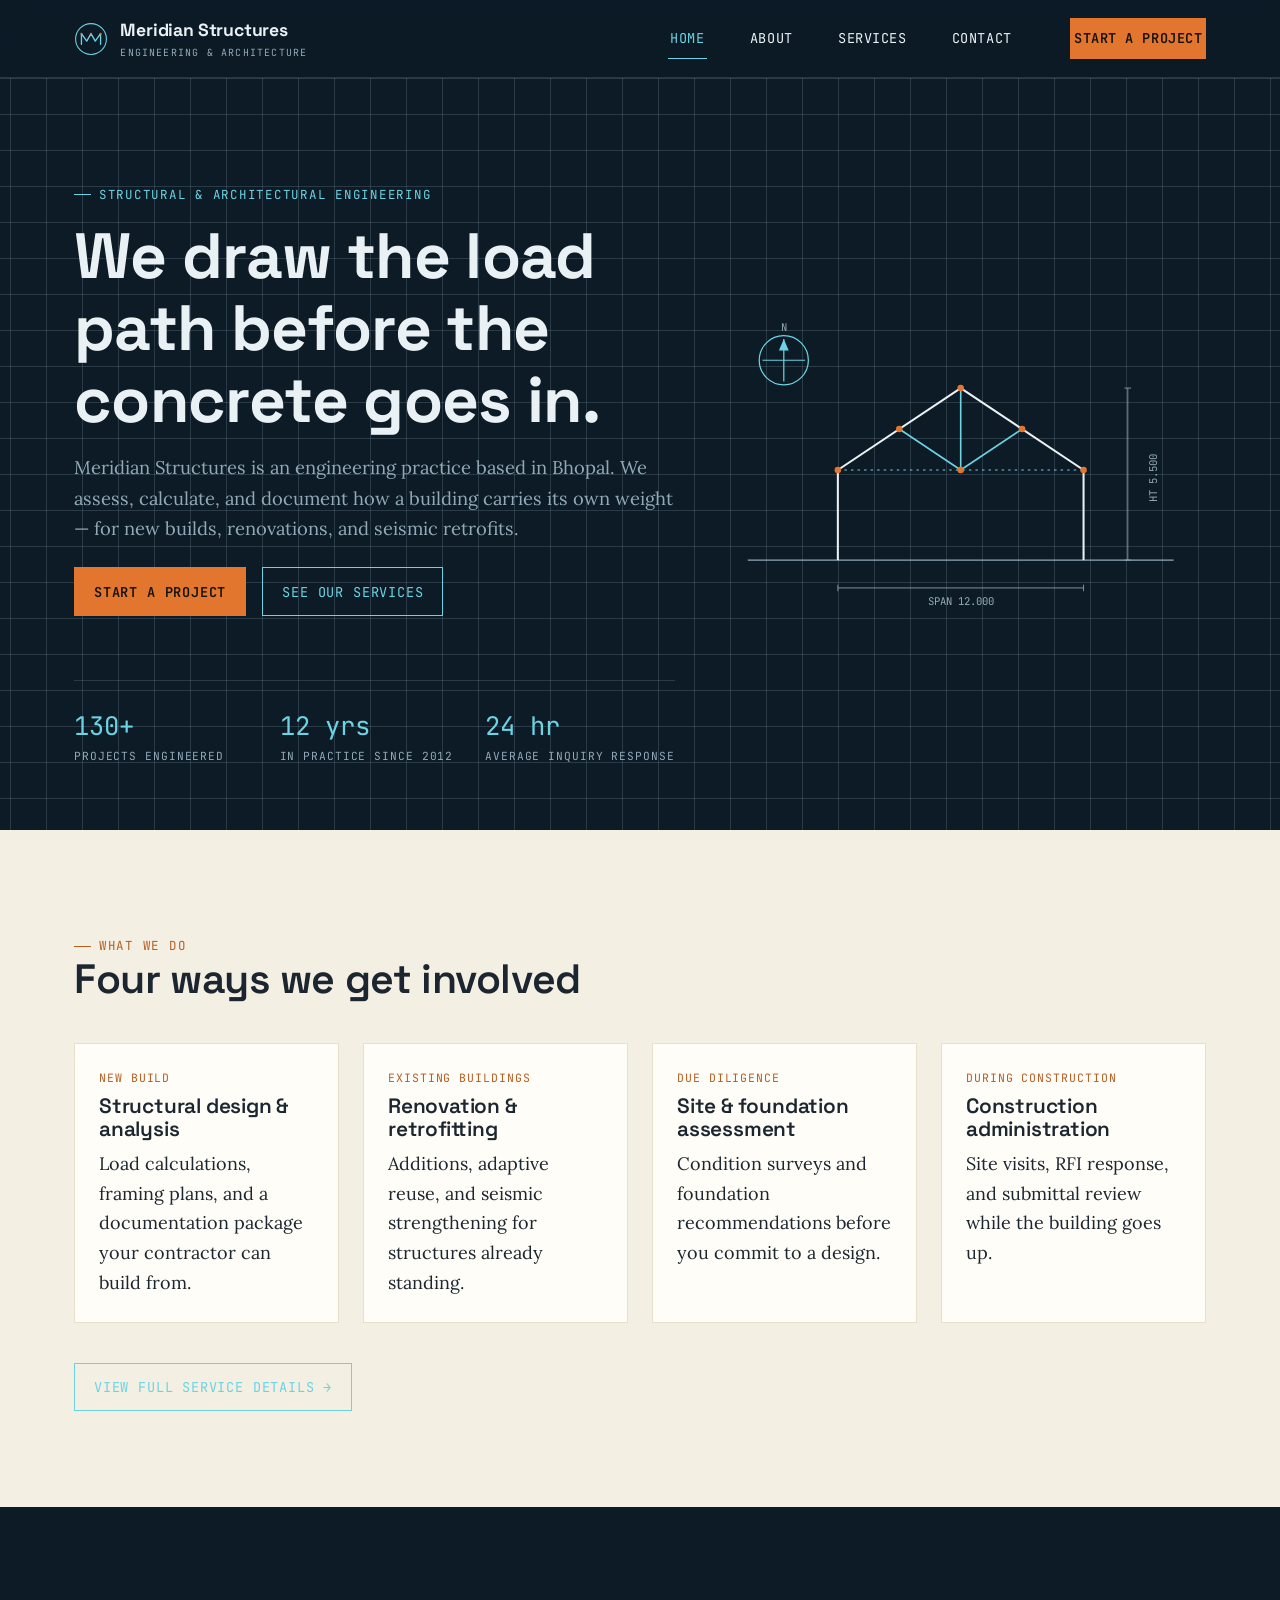
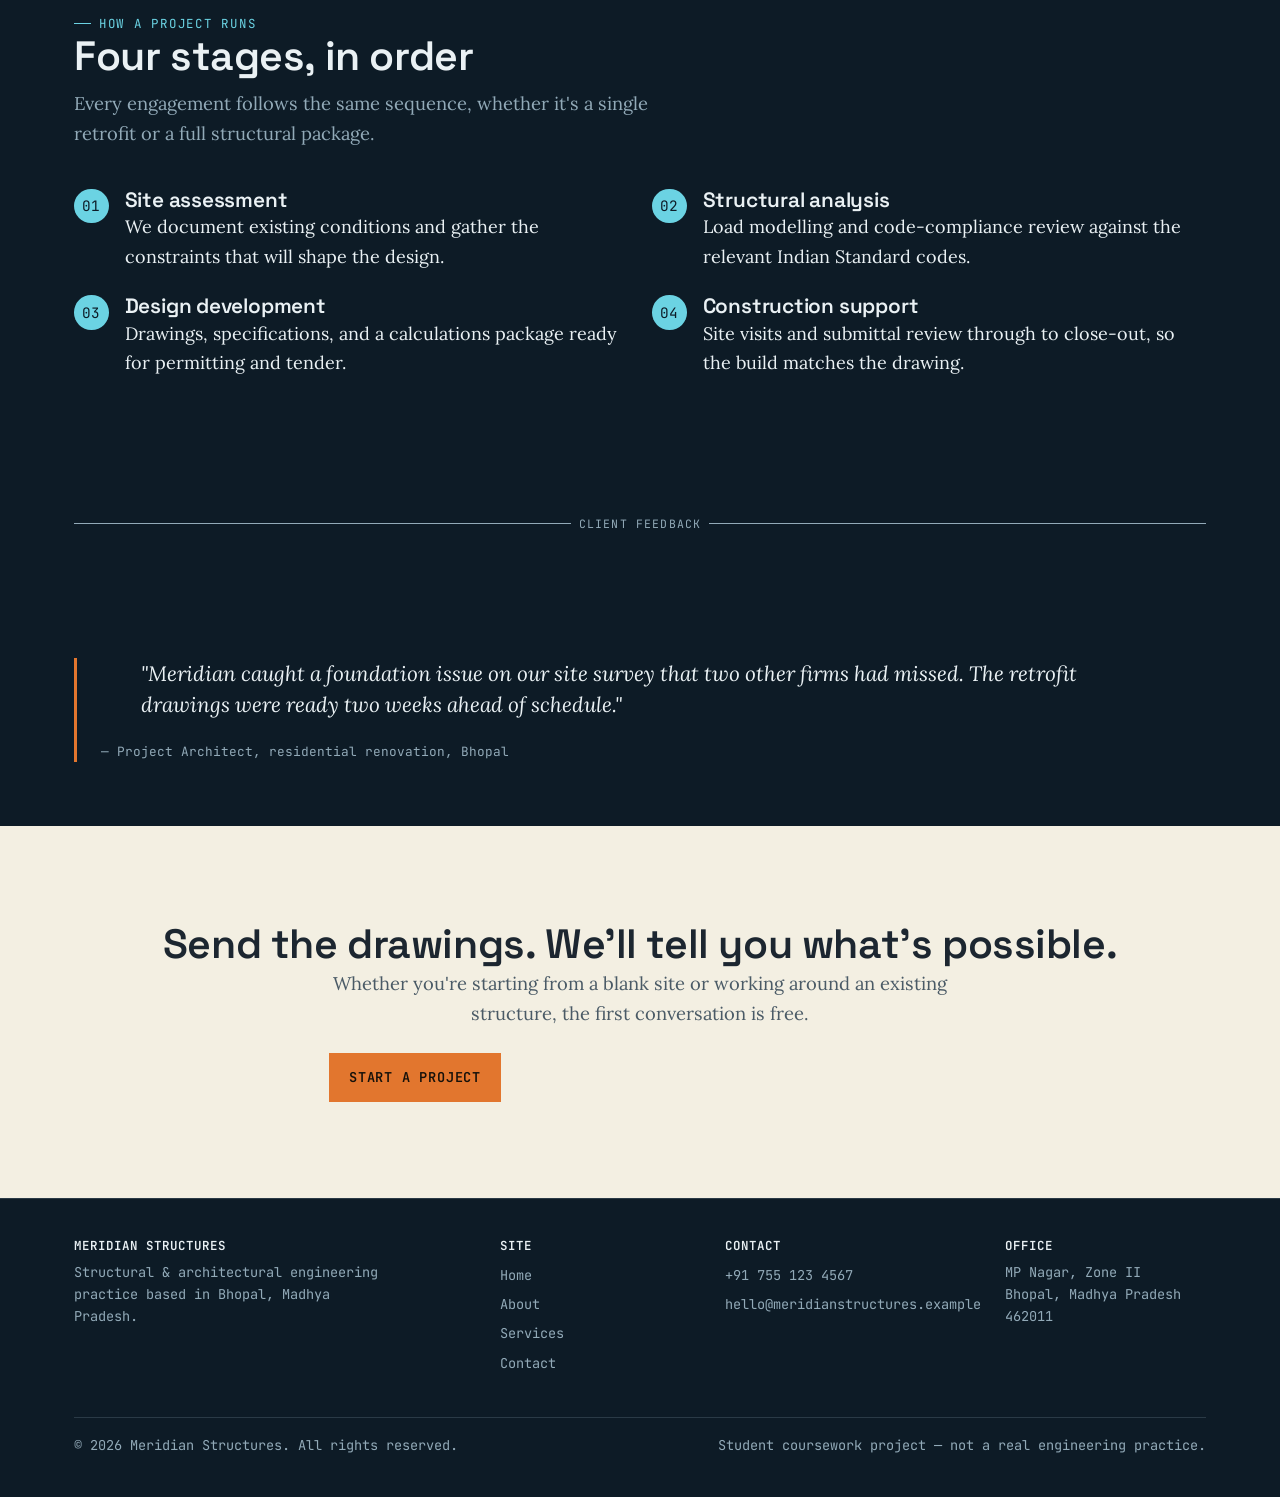
<file: index.html>
<!DOCTYPE html>
<html lang="en">
<head>
  <meta charset="UTF-8">
  <meta name="viewport" content="width=device-width, initial-scale=1.0">
  <title>Meridian Structures — Structural &amp; Architectural Engineering, Bhopal</title>
  <meta name="description" content="Meridian Structures is a structural and architectural engineering consultancy in Bhopal. Structural design, renovation, seismic assessment, and construction support.">
  <link rel="icon" type="image/svg+xml" href="images/logo-mark.svg">
  <link rel="preconnect" href="https://fonts.googleapis.com">
  <link rel="preconnect" href="https://fonts.gstatic.com" crossorigin>
  <link href="https://fonts.googleapis.com/css2?family=Space+Grotesk:wght@500;600;700&family=Lora:ital,wght@0,400;0,500;1,400&family=JetBrains+Mono:wght@400;500;700&display=swap" rel="stylesheet">
  <link rel="stylesheet" href="css/style.css">
</head>
<body>
  <a class="skip-link" href="#main">Skip to main content</a>

  <header class="site-header">
    <div class="container nav">
      <a class="brand" href="index.html">
        <img src="images/logo-mark.svg" alt="" width="34" height="34">
        <span>
          Meridian Structures
          <span class="brand-sub">Engineering &amp; Architecture</span>
        </span>
      </a>
      <button class="nav-toggle" aria-expanded="false" aria-controls="primary-nav" aria-label="Toggle menu">
        <span></span><span></span><span></span>
      </button>
      <nav id="primary-nav" class="nav-links" aria-label="Primary">
        <a href="index.html" aria-current="page">Home</a>
        <a href="about.html">About</a>
        <a href="services.html">Services</a>
        <a href="contact.html">Contact</a>
        <a class="btn btn-flag nav-cta" href="contact.html">Start a project</a>
      </nav>
    </div>
  </header>

  <main id="main">

    <!-- ===== Hero ===== -->
    <section class="hero blueprint-grid">
      <div class="container">
        <div class="hero-copy">
          <p class="eyebrow">Structural &amp; architectural engineering</p>
          <h1>We draw the load path before the concrete goes in.</h1>
          <p class="lede">Meridian Structures is an engineering practice based in Bhopal. We assess, calculate, and document how a building carries its own weight — for new builds, renovations, and seismic retrofits.</p>
          <div class="hero-actions">
            <a class="btn btn-flag" href="contact.html">Start a project</a>
            <a class="btn" href="services.html">See our services</a>
          </div>

          <div class="hero-stats">
            <div class="hero-stat">
              <p class="stat-figure">130+</p>
              <p class="stat-label">Projects engineered</p>
            </div>
            <div class="hero-stat">
              <p class="stat-figure">12 yrs</p>
              <p class="stat-label">In practice since 2012</p>
            </div>
            <div class="hero-stat">
              <p class="stat-figure">24 hr</p>
              <p class="stat-label">Average inquiry response</p>
            </div>
          </div>
        </div>

        <div class="hero-art" aria-hidden="true">
          <svg viewBox="0 0 600 420" xmlns="http://www.w3.org/2000/svg">
            <!-- compass / true-north mark, nodding to "Meridian" -->
            <g stroke="#6bd3e3" stroke-width="1.5" fill="none">
              <circle cx="84" cy="76" r="30"/>
              <line x1="84" y1="50" x2="84" y2="102"/>
              <line x1="58" y1="76" x2="110" y2="76"/>
              <path d="M84 50 L78 64 L90 64 Z" fill="#6bd3e3" stroke="none"/>
            </g>
            <text x="84" y="40" text-anchor="middle" font-family="JetBrains Mono, monospace" font-size="13" fill="#92aab8">N</text>

            <!-- ground -->
            <line x1="40" y1="320" x2="560" y2="320" stroke="#92aab8" stroke-width="1.5"/>
            <!-- columns -->
            <line x1="150" y1="320" x2="150" y2="210" stroke="#eaf1f4" stroke-width="2.5"/>
            <line x1="450" y1="320" x2="450" y2="210" stroke="#eaf1f4" stroke-width="2.5"/>
            <!-- roof truss -->
            <path d="M150 210 L300 110 L450 210" fill="none" stroke="#eaf1f4" stroke-width="2.5" stroke-linejoin="round"/>
            <line x1="300" y1="110" x2="300" y2="210" stroke="#6bd3e3" stroke-width="2"/>
            <line x1="225" y1="160" x2="300" y2="210" stroke="#6bd3e3" stroke-width="2"/>
            <line x1="375" y1="160" x2="300" y2="210" stroke="#6bd3e3" stroke-width="2"/>
            <line x1="150" y1="210" x2="450" y2="210" stroke="#6bd3e3" stroke-width="1.5" stroke-dasharray="3 5"/>

            <!-- joints -->
            <g fill="#e2762e">
              <circle cx="150" cy="210" r="4"/>
              <circle cx="450" cy="210" r="4"/>
              <circle cx="300" cy="110" r="4"/>
              <circle cx="300" cy="210" r="4"/>
              <circle cx="225" cy="160" r="4"/>
              <circle cx="375" cy="160" r="4"/>
            </g>

            <!-- span dimension -->
            <g stroke="#92aab8" stroke-width="1">
              <line x1="150" y1="350" x2="150" y2="358"/>
              <line x1="450" y1="350" x2="450" y2="358"/>
              <line x1="150" y1="354" x2="450" y2="354"/>
            </g>
            <text x="300" y="375" text-anchor="middle" font-family="JetBrains Mono, monospace" font-size="13" fill="#92aab8">SPAN 12.000</text>

            <!-- height dimension -->
            <g stroke="#92aab8" stroke-width="1">
              <line x1="500" y1="320" x2="508" y2="320"/>
              <line x1="500" y1="110" x2="508" y2="110"/>
              <line x1="504" y1="110" x2="504" y2="320"/>
            </g>
            <text x="540" y="220" text-anchor="middle" font-family="JetBrains Mono, monospace" font-size="13" fill="#92aab8" transform="rotate(-90 540 220)">HT 5.500</text>
          </svg>
        </div>
      </div>
    </section>

    <!-- ===== Services overview ===== -->
    <section class="section on-paper" id="services" aria-labelledby="services-heading">
      <div class="container">
        <p class="eyebrow">What we do</p>
        <h2 id="services-heading">Four ways we get involved</h2>

        <div class="grid grid-4" style="margin-top: var(--space-4);">
          <article class="card scroll-reveal">
            <p class="card-tag">New build</p>
            <h3>Structural design &amp; analysis</h3>
            <p>Load calculations, framing plans, and a documentation package your contractor can build from.</p>
          </article>
          <article class="card scroll-reveal">
            <p class="card-tag">Existing buildings</p>
            <h3>Renovation &amp; retrofitting</h3>
            <p>Additions, adaptive reuse, and seismic strengthening for structures already standing.</p>
          </article>
          <article class="card scroll-reveal">
            <p class="card-tag">Due diligence</p>
            <h3>Site &amp; foundation assessment</h3>
            <p>Condition surveys and foundation recommendations before you commit to a design.</p>
          </article>
          <article class="card scroll-reveal">
            <p class="card-tag">During construction</p>
            <h3>Construction administration</h3>
            <p>Site visits, RFI response, and submittal review while the building goes up.</p>
          </article>
        </div>

        <p style="margin-top: var(--space-4);">
          <a class="btn" href="services.html">View full service details →</a>
        </p>
      </div>
    </section>

    <!-- ===== Process ===== -->
    <section class="section" aria-labelledby="process-heading">
      <div class="container">
        <p class="eyebrow">How a project runs</p>
        <h2 id="process-heading">Four stages, in order</h2>
        <p class="lede" style="margin-top: var(--space-1);">Every engagement follows the same sequence, whether it's a single retrofit or a full structural package.</p>

        <div class="grid grid-2" style="margin-top: var(--space-4);">
          <div class="process-step scroll-reveal">
            <span class="process-num">01</span>
            <div>
              <h3>Site assessment</h3>
              <p>We document existing conditions and gather the constraints that will shape the design.</p>
            </div>
          </div>
          <div class="process-step scroll-reveal">
            <span class="process-num">02</span>
            <div>
              <h3>Structural analysis</h3>
              <p>Load modelling and code-compliance review against the relevant Indian Standard codes.</p>
            </div>
          </div>
          <div class="process-step scroll-reveal">
            <span class="process-num">03</span>
            <div>
              <h3>Design development</h3>
              <p>Drawings, specifications, and a calculations package ready for permitting and tender.</p>
            </div>
          </div>
          <div class="process-step scroll-reveal">
            <span class="process-num">04</span>
            <div>
              <h3>Construction support</h3>
              <p>Site visits and submittal review through to close-out, so the build matches the drawing.</p>
            </div>
          </div>
        </div>
      </div>
    </section>

    <div class="container">
      <div class="dim-divider"><span class="dim-tick">Client feedback</span></div>
    </div>

    <!-- ===== Testimonial ===== -->
    <section class="section section--tight" aria-labelledby="testimonial-heading">
      <div class="container">
        <h2 id="testimonial-heading" class="visually-hidden">What clients say</h2>
        <div class="testimonial scroll-reveal">
          <blockquote>"Meridian caught a foundation issue on our site survey that two other firms had missed. The retrofit drawings were ready two weeks ahead of schedule."</blockquote>
          <cite>— Project Architect, residential renovation, Bhopal</cite>
        </div>
      </div>
    </section>

    <!-- ===== CTA ===== -->
    <section class="section on-paper" aria-labelledby="cta-heading">
      <div class="container" style="text-align:center;">
        <h2 id="cta-heading">Send the drawings. We'll tell you what's possible.</h2>
        <p class="lede" style="margin-inline:auto;">Whether you're starting from a blank site or working around an existing structure, the first conversation is free.</p>
        <p style="margin-top: var(--space-3);">
          <a class="btn btn-flag" href="contact.html">Start a project</a>
        </p>
      </div>
    </section>

  </main>

  <footer class="site-footer">
    <div class="container">
      <div class="footer-grid">
        <div>
          <h4>Meridian Structures</h4>
          <p style="max-width: 40ch;">Structural &amp; architectural engineering practice based in Bhopal, Madhya Pradesh.</p>
        </div>
        <div>
          <h4>Site</h4>
          <a href="index.html">Home</a>
          <a href="about.html">About</a>
          <a href="services.html">Services</a>
          <a href="contact.html">Contact</a>
        </div>
        <div>
          <h4>Contact</h4>
          <a href="tel:+917551234567">+91 755 123 4567</a>
          <a href="mailto:hello@meridianstructures.example">hello@meridianstructures.example</a>
        </div>
        <div>
          <h4>Office</h4>
          <p>MP Nagar, Zone II<br>Bhopal, Madhya Pradesh 462011</p>
        </div>
      </div>
      <div class="footer-bottom">
        <p>© <span data-current-year>2026</span> Meridian Structures. All rights reserved.</p>
        <p>Student coursework project — not a real engineering practice.</p>
      </div>
    </div>
  </footer>

  <script src="js/script.js"></script>
</body>
</html>
</file>
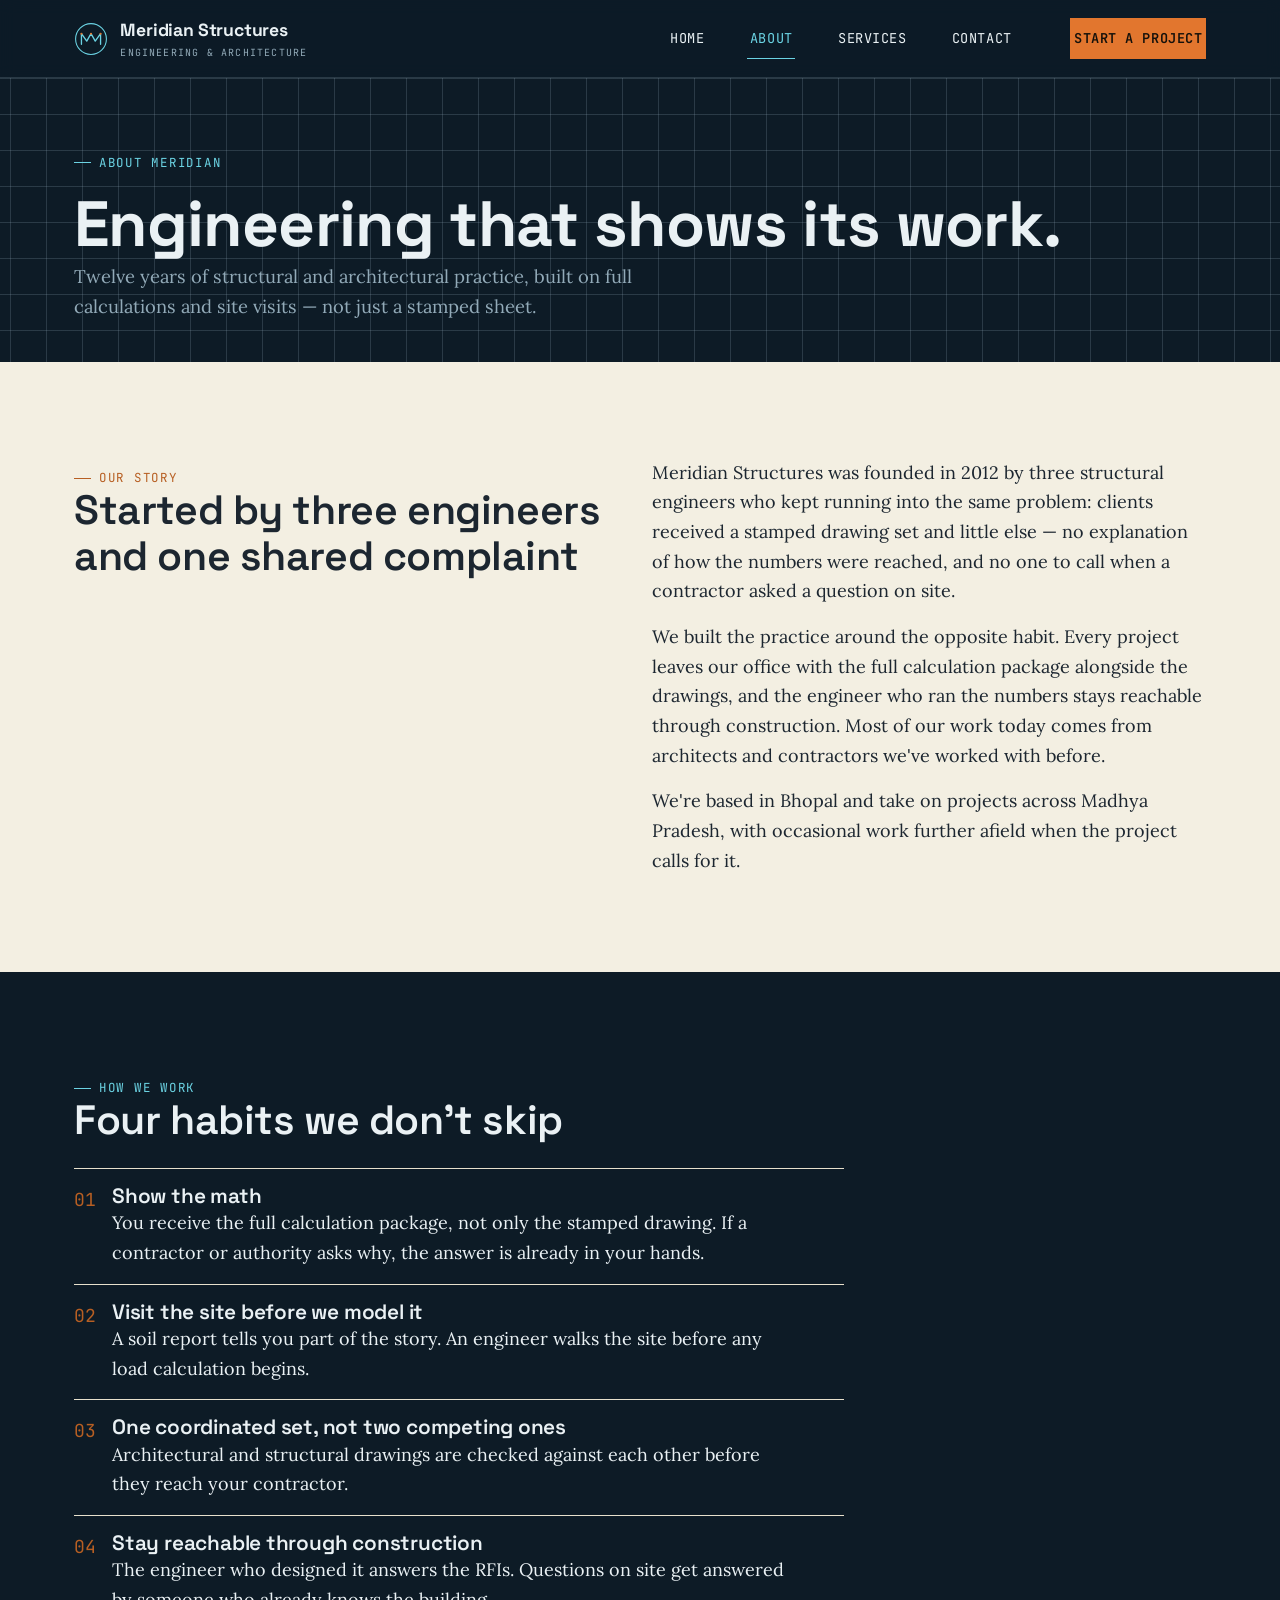
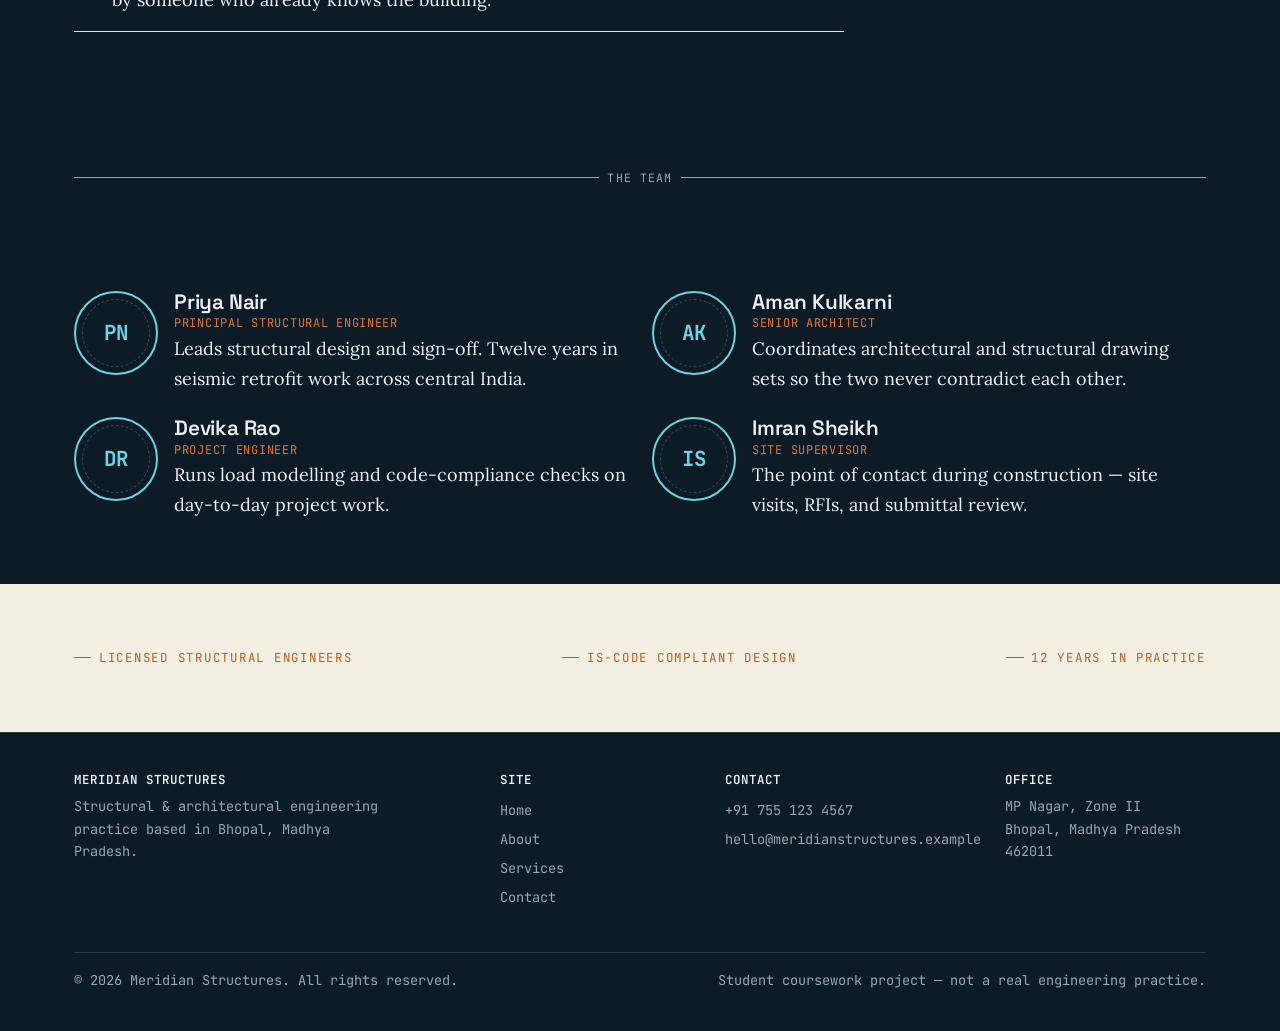
<file: about.html>
<!DOCTYPE html>
<html lang="en">
<head>
  <meta charset="UTF-8">
  <meta name="viewport" content="width=device-width, initial-scale=1.0">
  <title>About — Meridian Structures</title>
  <meta name="description" content="Meridian Structures is a structural and architectural engineering practice founded in 2012 in Bhopal. Meet the team and the principles behind our work.">
  <link rel="icon" type="image/svg+xml" href="images/logo-mark.svg">
  <link rel="preconnect" href="https://fonts.googleapis.com">
  <link rel="preconnect" href="https://fonts.gstatic.com" crossorigin>
  <link href="https://fonts.googleapis.com/css2?family=Space+Grotesk:wght@500;600;700&family=Lora:ital,wght@0,400;0,500;1,400&family=JetBrains+Mono:wght@400;500;700&display=swap" rel="stylesheet">
  <link rel="stylesheet" href="css/style.css">
</head>
<body>
  <a class="skip-link" href="#main">Skip to main content</a>

  <header class="site-header">
    <div class="container nav">
      <a class="brand" href="index.html">
        <img src="images/logo-mark.svg" alt="" width="34" height="34">
        <span>
          Meridian Structures
          <span class="brand-sub">Engineering &amp; Architecture</span>
        </span>
      </a>
      <button class="nav-toggle" aria-expanded="false" aria-controls="primary-nav" aria-label="Toggle menu">
        <span></span><span></span><span></span>
      </button>
      <nav id="primary-nav" class="nav-links" aria-label="Primary">
        <a href="index.html">Home</a>
        <a href="about.html" aria-current="page">About</a>
        <a href="services.html">Services</a>
        <a href="contact.html">Contact</a>
        <a class="btn btn-flag nav-cta" href="contact.html">Start a project</a>
      </nav>
    </div>
  </header>

  <main id="main">

    <section class="page-header blueprint-grid">
      <div class="container">
        <p class="eyebrow">About Meridian</p>
        <h1>Engineering that shows its work.</h1>
        <p class="lede">Twelve years of structural and architectural practice, built on full calculations and site visits — not just a stamped sheet.</p>
      </div>
    </section>

    <!-- ===== Story ===== -->
    <section class="section on-paper" aria-labelledby="story-heading">
      <div class="container grid grid-2">
        <div>
          <p class="eyebrow">Our story</p>
          <h2 id="story-heading">Started by three engineers and one shared complaint</h2>
        </div>
        <div class="stack">
          <p>Meridian Structures was founded in 2012 by three structural engineers who kept running into the same problem: clients received a stamped drawing set and little else — no explanation of how the numbers were reached, and no one to call when a contractor asked a question on site.</p>
          <p>We built the practice around the opposite habit. Every project leaves our office with the full calculation package alongside the drawings, and the engineer who ran the numbers stays reachable through construction. Most of our work today comes from architects and contractors we've worked with before.</p>
          <p>We're based in Bhopal and take on projects across Madhya Pradesh, with occasional work further afield when the project calls for it.</p>
        </div>
      </div>
    </section>

    <!-- ===== Values ===== -->
    <section class="section" aria-labelledby="values-heading">
      <div class="container">
        <p class="eyebrow">How we work</p>
        <h2 id="values-heading">Four habits we don't skip</h2>

        <ul class="value-list" style="margin-top: var(--space-3); max-width: 70ch;">
          <li class="scroll-reveal">
            <span class="value-index">01</span>
            <div>
              <h3>Show the math</h3>
              <p>You receive the full calculation package, not only the stamped drawing. If a contractor or authority asks why, the answer is already in your hands.</p>
            </div>
          </li>
          <li class="scroll-reveal">
            <span class="value-index">02</span>
            <div>
              <h3>Visit the site before we model it</h3>
              <p>A soil report tells you part of the story. An engineer walks the site before any load calculation begins.</p>
            </div>
          </li>
          <li class="scroll-reveal">
            <span class="value-index">03</span>
            <div>
              <h3>One coordinated set, not two competing ones</h3>
              <p>Architectural and structural drawings are checked against each other before they reach your contractor.</p>
            </div>
          </li>
          <li class="scroll-reveal">
            <span class="value-index">04</span>
            <div>
              <h3>Stay reachable through construction</h3>
              <p>The engineer who designed it answers the RFIs. Questions on site get answered by someone who already knows the building.</p>
            </div>
          </li>
        </ul>
      </div>
    </section>

    <div class="container">
      <div class="dim-divider"><span class="dim-tick">The team</span></div>
    </div>

    <!-- ===== Team ===== -->
    <section class="section section--tight" aria-labelledby="team-heading">
      <div class="container">
        <h2 id="team-heading" class="visually-hidden">Team</h2>
        <div class="grid grid-2">
          <div class="team-card scroll-reveal">
            <div class="stamp" aria-hidden="true"><span>PN</span></div>
            <div>
              <h3>Priya Nair</h3>
              <p class="team-role">Principal Structural Engineer</p>
              <p>Leads structural design and sign-off. Twelve years in seismic retrofit work across central India.</p>
            </div>
          </div>
          <div class="team-card scroll-reveal">
            <div class="stamp" aria-hidden="true"><span>AK</span></div>
            <div>
              <h3>Aman Kulkarni</h3>
              <p class="team-role">Senior Architect</p>
              <p>Coordinates architectural and structural drawing sets so the two never contradict each other.</p>
            </div>
          </div>
          <div class="team-card scroll-reveal">
            <div class="stamp" aria-hidden="true"><span>DR</span></div>
            <div>
              <h3>Devika Rao</h3>
              <p class="team-role">Project Engineer</p>
              <p>Runs load modelling and code-compliance checks on day-to-day project work.</p>
            </div>
          </div>
          <div class="team-card scroll-reveal">
            <div class="stamp" aria-hidden="true"><span>IS</span></div>
            <div>
              <h3>Imran Sheikh</h3>
              <p class="team-role">Site Supervisor</p>
              <p>The point of contact during construction — site visits, RFIs, and submittal review.</p>
            </div>
          </div>
        </div>
      </div>
    </section>

    <!-- ===== Credentials strip ===== -->
    <section class="section on-paper section--tight" aria-labelledby="credentials-heading">
      <div class="container">
        <h2 id="credentials-heading" class="visually-hidden">Credentials</h2>
        <div class="cluster" style="justify-content: space-between;">
          <p class="eyebrow">Licensed structural engineers</p>
          <p class="eyebrow">IS-code compliant design</p>
          <p class="eyebrow">12 years in practice</p>
        </div>
      </div>
    </section>

  </main>

  <footer class="site-footer">
    <div class="container">
      <div class="footer-grid">
        <div>
          <h4>Meridian Structures</h4>
          <p style="max-width: 40ch;">Structural &amp; architectural engineering practice based in Bhopal, Madhya Pradesh.</p>
        </div>
        <div>
          <h4>Site</h4>
          <a href="index.html">Home</a>
          <a href="about.html">About</a>
          <a href="services.html">Services</a>
          <a href="contact.html">Contact</a>
        </div>
        <div>
          <h4>Contact</h4>
          <a href="tel:+917551234567">+91 755 123 4567</a>
          <a href="mailto:hello@meridianstructures.example">hello@meridianstructures.example</a>
        </div>
        <div>
          <h4>Office</h4>
          <p>MP Nagar, Zone II<br>Bhopal, Madhya Pradesh 462011</p>
        </div>
      </div>
      <div class="footer-bottom">
        <p>© <span data-current-year>2026</span> Meridian Structures. All rights reserved.</p>
        <p>Student coursework project — not a real engineering practice.</p>
      </div>
    </div>
  </footer>

  <script src="js/script.js"></script>
</body>
</html>
</file>
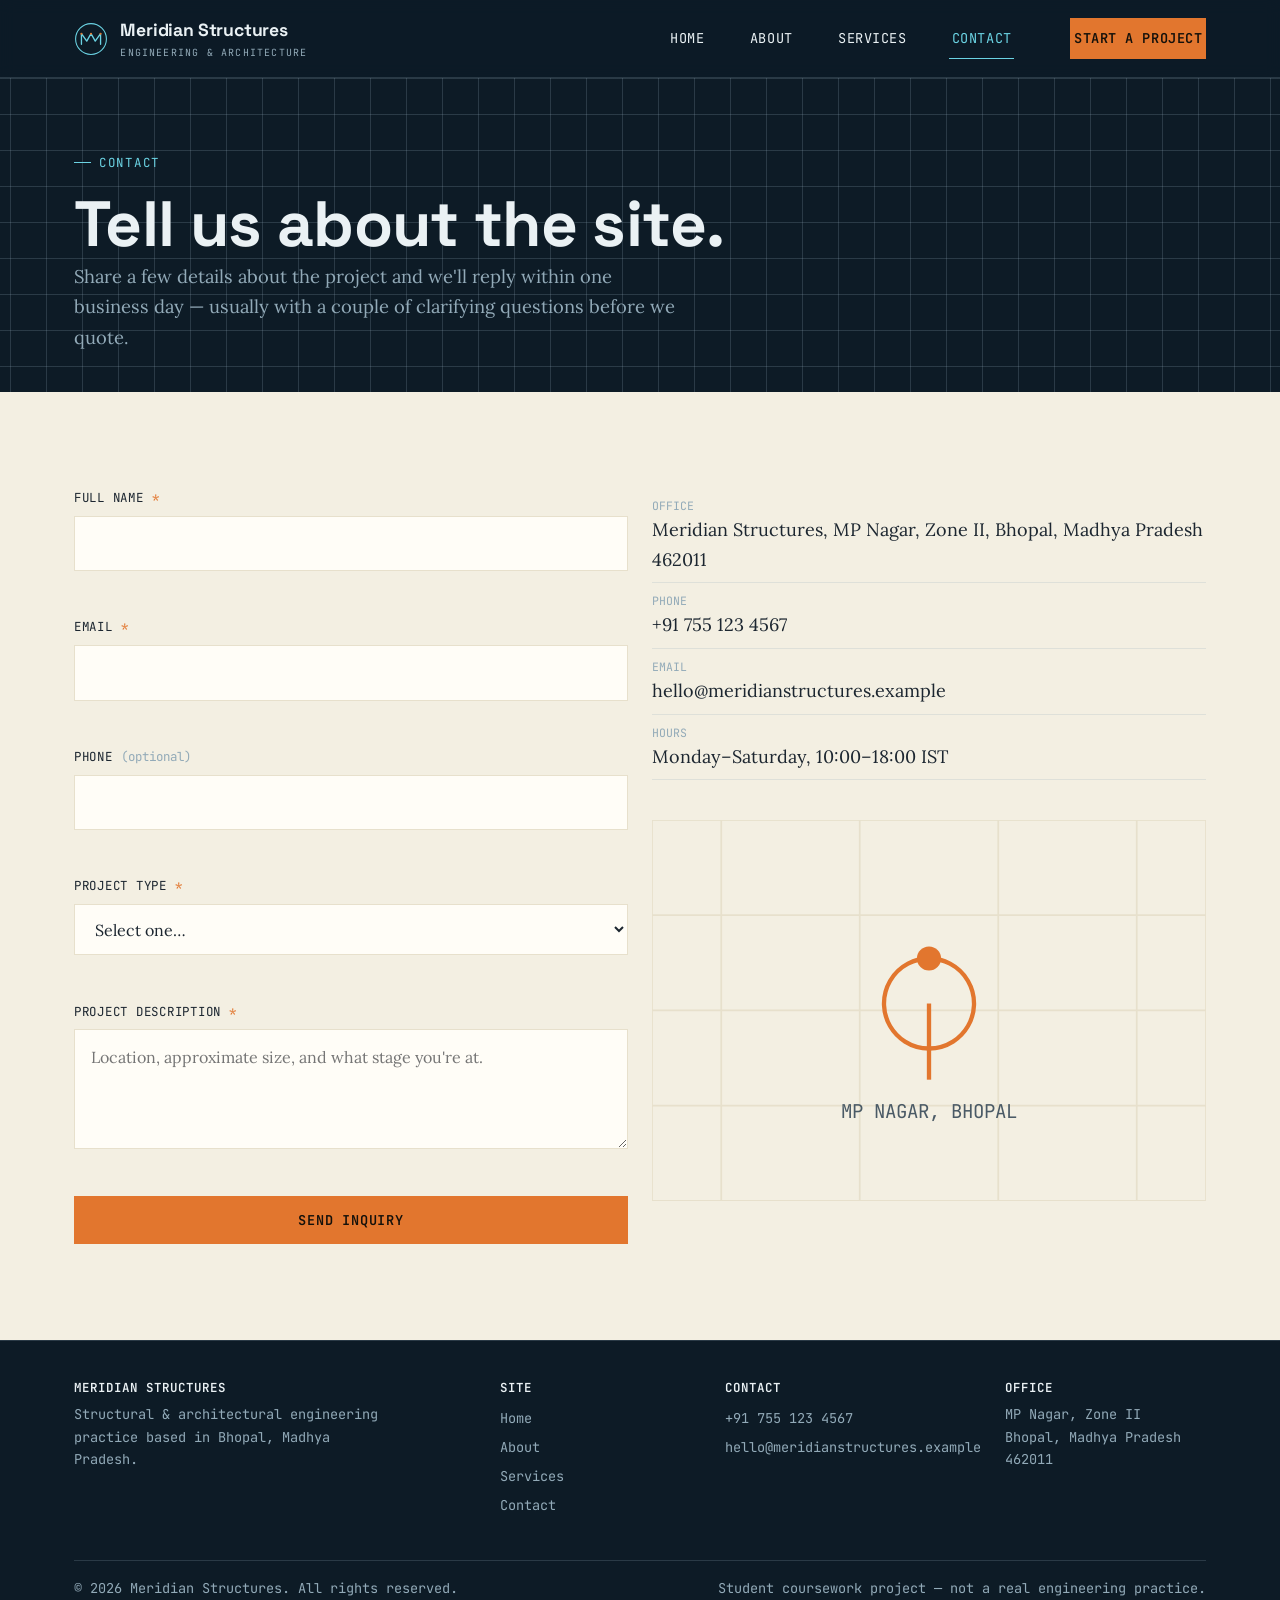
<file: contact.html>
<!DOCTYPE html>
<html lang="en">
<head>
  <meta charset="UTF-8">
  <meta name="viewport" content="width=device-width, initial-scale=1.0">
  <title>Contact — Meridian Structures</title>
  <meta name="description" content="Get in touch with Meridian Structures, a structural and architectural engineering practice in Bhopal. Send your project details and we'll reply within one business day.">
  <link rel="icon" type="image/svg+xml" href="images/logo-mark.svg">
  <link rel="preconnect" href="https://fonts.googleapis.com">
  <link rel="preconnect" href="https://fonts.gstatic.com" crossorigin>
  <link href="https://fonts.googleapis.com/css2?family=Space+Grotesk:wght@500;600;700&family=Lora:ital,wght@0,400;0,500;1,400&family=JetBrains+Mono:wght@400;500;700&display=swap" rel="stylesheet">
  <link rel="stylesheet" href="css/style.css">
</head>
<body>
  <a class="skip-link" href="#main">Skip to main content</a>

  <header class="site-header">
    <div class="container nav">
      <a class="brand" href="index.html">
        <img src="images/logo-mark.svg" alt="" width="34" height="34">
        <span>
          Meridian Structures
          <span class="brand-sub">Engineering &amp; Architecture</span>
        </span>
      </a>
      <button class="nav-toggle" aria-expanded="false" aria-controls="primary-nav" aria-label="Toggle menu">
        <span></span><span></span><span></span>
      </button>
      <nav id="primary-nav" class="nav-links" aria-label="Primary">
        <a href="index.html">Home</a>
        <a href="about.html">About</a>
        <a href="services.html">Services</a>
        <a href="contact.html" aria-current="page">Contact</a>
        <a class="btn btn-flag nav-cta" href="contact.html">Start a project</a>
      </nav>
    </div>
  </header>

  <main id="main">

    <section class="page-header blueprint-grid">
      <div class="container">
        <p class="eyebrow">Contact</p>
        <h1>Tell us about the site.</h1>
        <p class="lede">Share a few details about the project and we'll reply within one business day — usually with a couple of clarifying questions before we quote.</p>
      </div>
    </section>

    <section class="section on-paper" aria-labelledby="contact-heading">
      <div class="container grid grid-2">

        <!-- ===== Form ===== -->
        <div>
          <h2 id="contact-heading" class="visually-hidden">Send an inquiry</h2>

          <form id="contact-form" novalidate>
            <div class="form-status" id="form-status" role="status" tabindex="-1"></div>

            <div class="field">
              <label for="name">Full name <span class="required-mark">*</span></label>
              <input type="text" id="name" name="name" autocomplete="name" aria-describedby="name-error" aria-invalid="false">
              <span class="field-error" id="name-error"></span>
            </div>

            <div class="field">
              <label for="email">Email <span class="required-mark">*</span></label>
              <input type="email" id="email" name="email" autocomplete="email" aria-describedby="email-error" aria-invalid="false">
              <span class="field-error" id="email-error"></span>
            </div>

            <div class="field">
              <label for="phone">Phone <span style="color:var(--text-on-dark-muted); text-transform:none; letter-spacing:0;">(optional)</span></label>
              <input type="tel" id="phone" name="phone" autocomplete="tel" aria-describedby="phone-error" aria-invalid="false">
              <span class="field-error" id="phone-error"></span>
            </div>

            <div class="field">
              <label for="projectType">Project type <span class="required-mark">*</span></label>
              <select id="projectType" name="projectType" aria-describedby="projectType-error" aria-invalid="false">
                <option value="">Select one…</option>
                <option value="new-construction">New construction</option>
                <option value="renovation">Renovation / retrofit</option>
                <option value="assessment">Site / foundation assessment</option>
                <option value="construction-admin">Construction administration</option>
                <option value="other">Other</option>
              </select>
              <span class="field-error" id="projectType-error"></span>
            </div>

            <div class="field">
              <label for="message">Project description <span class="required-mark">*</span></label>
              <textarea id="message" name="message" aria-describedby="message-error" aria-invalid="false" placeholder="Location, approximate size, and what stage you're at."></textarea>
              <span class="field-error" id="message-error"></span>
            </div>

            <button type="submit" class="btn btn-flag btn-block">Send inquiry</button>
          </form>
        </div>

        <!-- ===== Office info ===== -->
        <div>
          <ul class="contact-info-list stack" style="gap:0;">
            <li>
              <span class="label">Office</span>
              <span>Meridian Structures, MP Nagar, Zone II, Bhopal, Madhya Pradesh 462011</span>
            </li>
            <li>
              <span class="label">Phone</span>
              <a href="tel:+917551234567">+91 755 123 4567</a>
            </li>
            <li>
              <span class="label">Email</span>
              <a href="mailto:hello@meridianstructures.example">hello@meridianstructures.example</a>
            </li>
            <li>
              <span class="label">Hours</span>
              <span>Monday–Saturday, 10:00–18:00 IST</span>
            </li>
          </ul>

          <div style="margin-top: var(--space-4);" aria-hidden="true">
            <svg viewBox="0 0 320 220" xmlns="http://www.w3.org/2000/svg">
              <rect x="0" y="0" width="320" height="220" fill="none" stroke="#e7e0cc" stroke-width="1"/>
              <g stroke="#e7e0cc" stroke-width="1">
                <line x1="40" y1="0" x2="40" y2="220"/>
                <line x1="120" y1="0" x2="120" y2="220"/>
                <line x1="200" y1="0" x2="200" y2="220"/>
                <line x1="280" y1="0" x2="280" y2="220"/>
                <line x1="0" y1="55" x2="320" y2="55"/>
                <line x1="0" y1="110" x2="320" y2="110"/>
                <line x1="0" y1="165" x2="320" y2="165"/>
              </g>
              <path d="M160 80 a26 26 0 1 0 0.01 0 Z" fill="none" stroke="#e2762e" stroke-width="2.5"/>
              <circle cx="160" cy="80" r="7" fill="#e2762e"/>
              <line x1="160" y1="106" x2="160" y2="150" stroke="#e2762e" stroke-width="2.5"/>
              <text x="160" y="172" text-anchor="middle" font-family="JetBrains Mono, monospace" font-size="11" fill="#4a5a66">MP NAGAR, BHOPAL</text>
            </svg>
          </div>
        </div>

      </div>
    </section>

  </main>

  <footer class="site-footer">
    <div class="container">
      <div class="footer-grid">
        <div>
          <h4>Meridian Structures</h4>
          <p style="max-width: 40ch;">Structural &amp; architectural engineering practice based in Bhopal, Madhya Pradesh.</p>
        </div>
        <div>
          <h4>Site</h4>
          <a href="index.html">Home</a>
          <a href="about.html">About</a>
          <a href="services.html">Services</a>
          <a href="contact.html">Contact</a>
        </div>
        <div>
          <h4>Contact</h4>
          <a href="tel:+917551234567">+91 755 123 4567</a>
          <a href="mailto:hello@meridianstructures.example">hello@meridianstructures.example</a>
        </div>
        <div>
          <h4>Office</h4>
          <p>MP Nagar, Zone II<br>Bhopal, Madhya Pradesh 462011</p>
        </div>
      </div>
      <div class="footer-bottom">
        <p>© <span data-current-year>2026</span> Meridian Structures. All rights reserved.</p>
        <p>Student coursework project — not a real engineering practice.</p>
      </div>
    </div>
  </footer>

  <script src="js/script.js"></script>
</body>
</html>
</file>
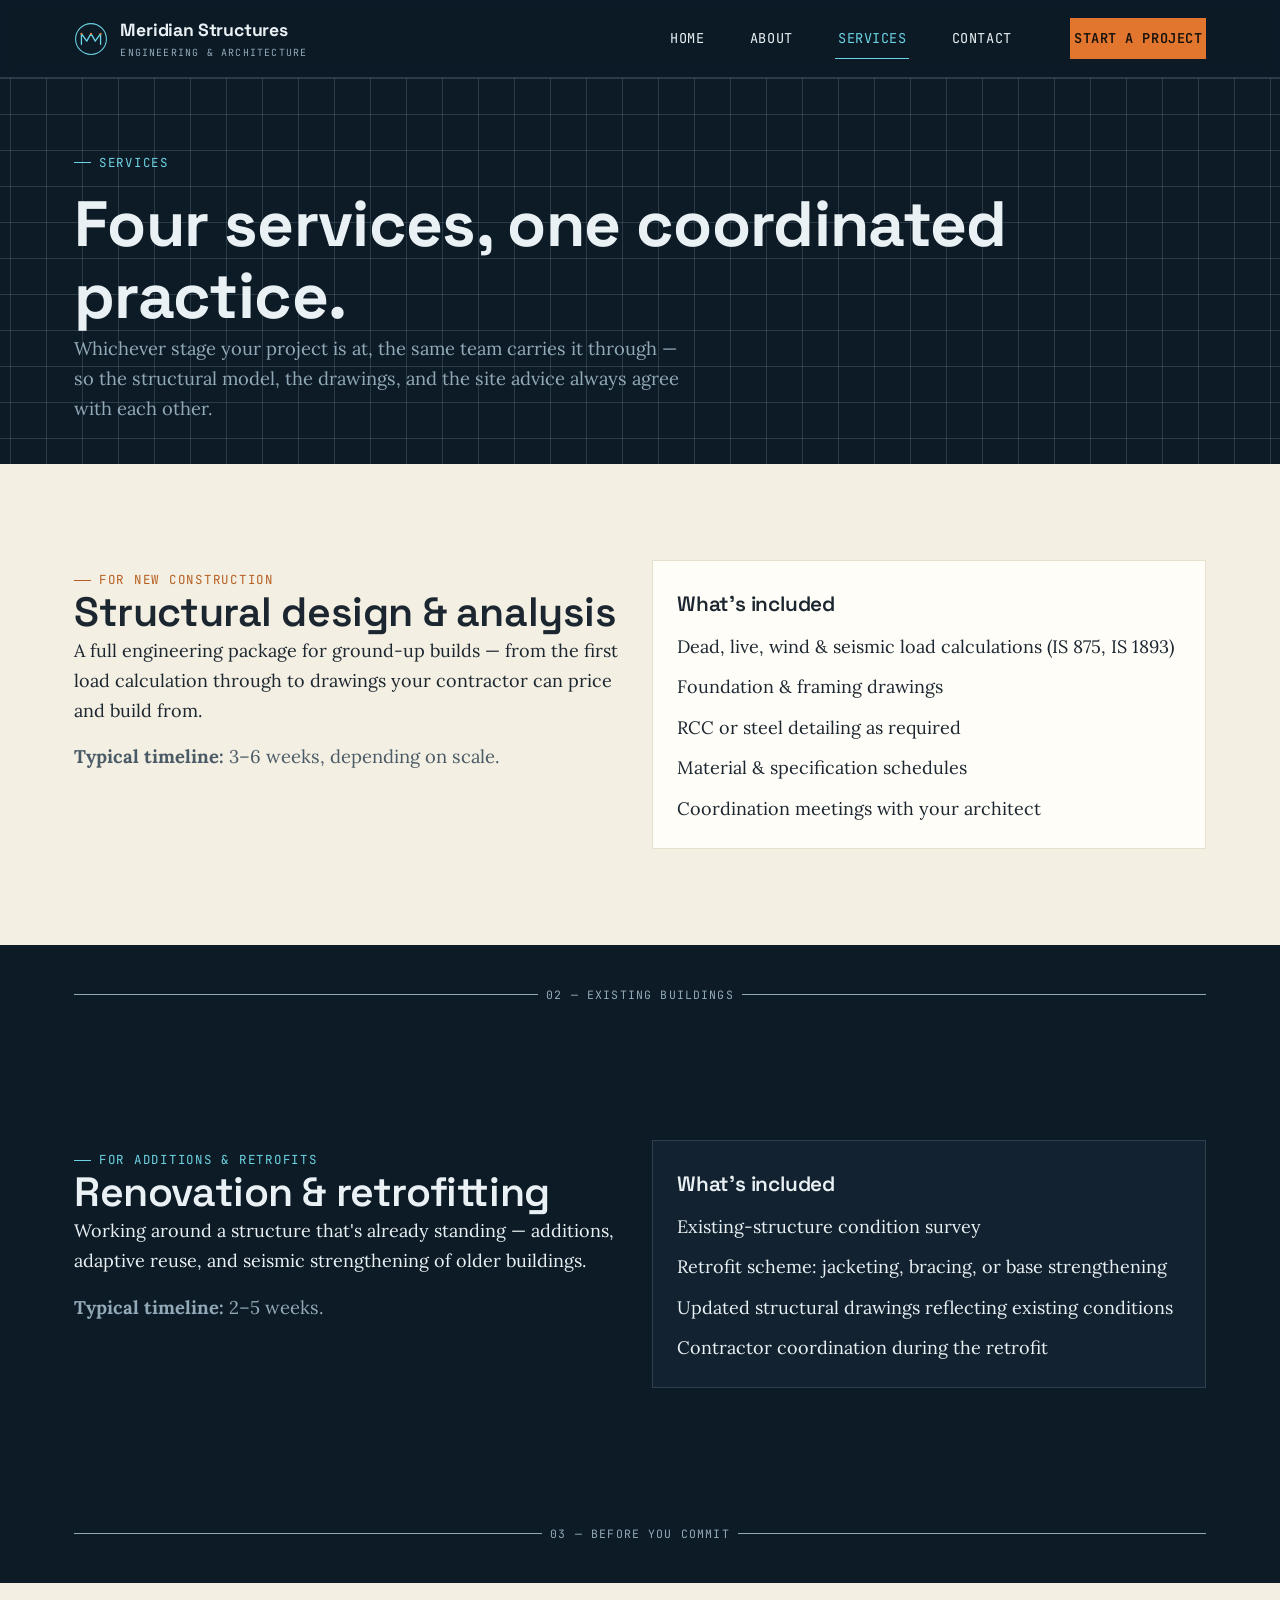
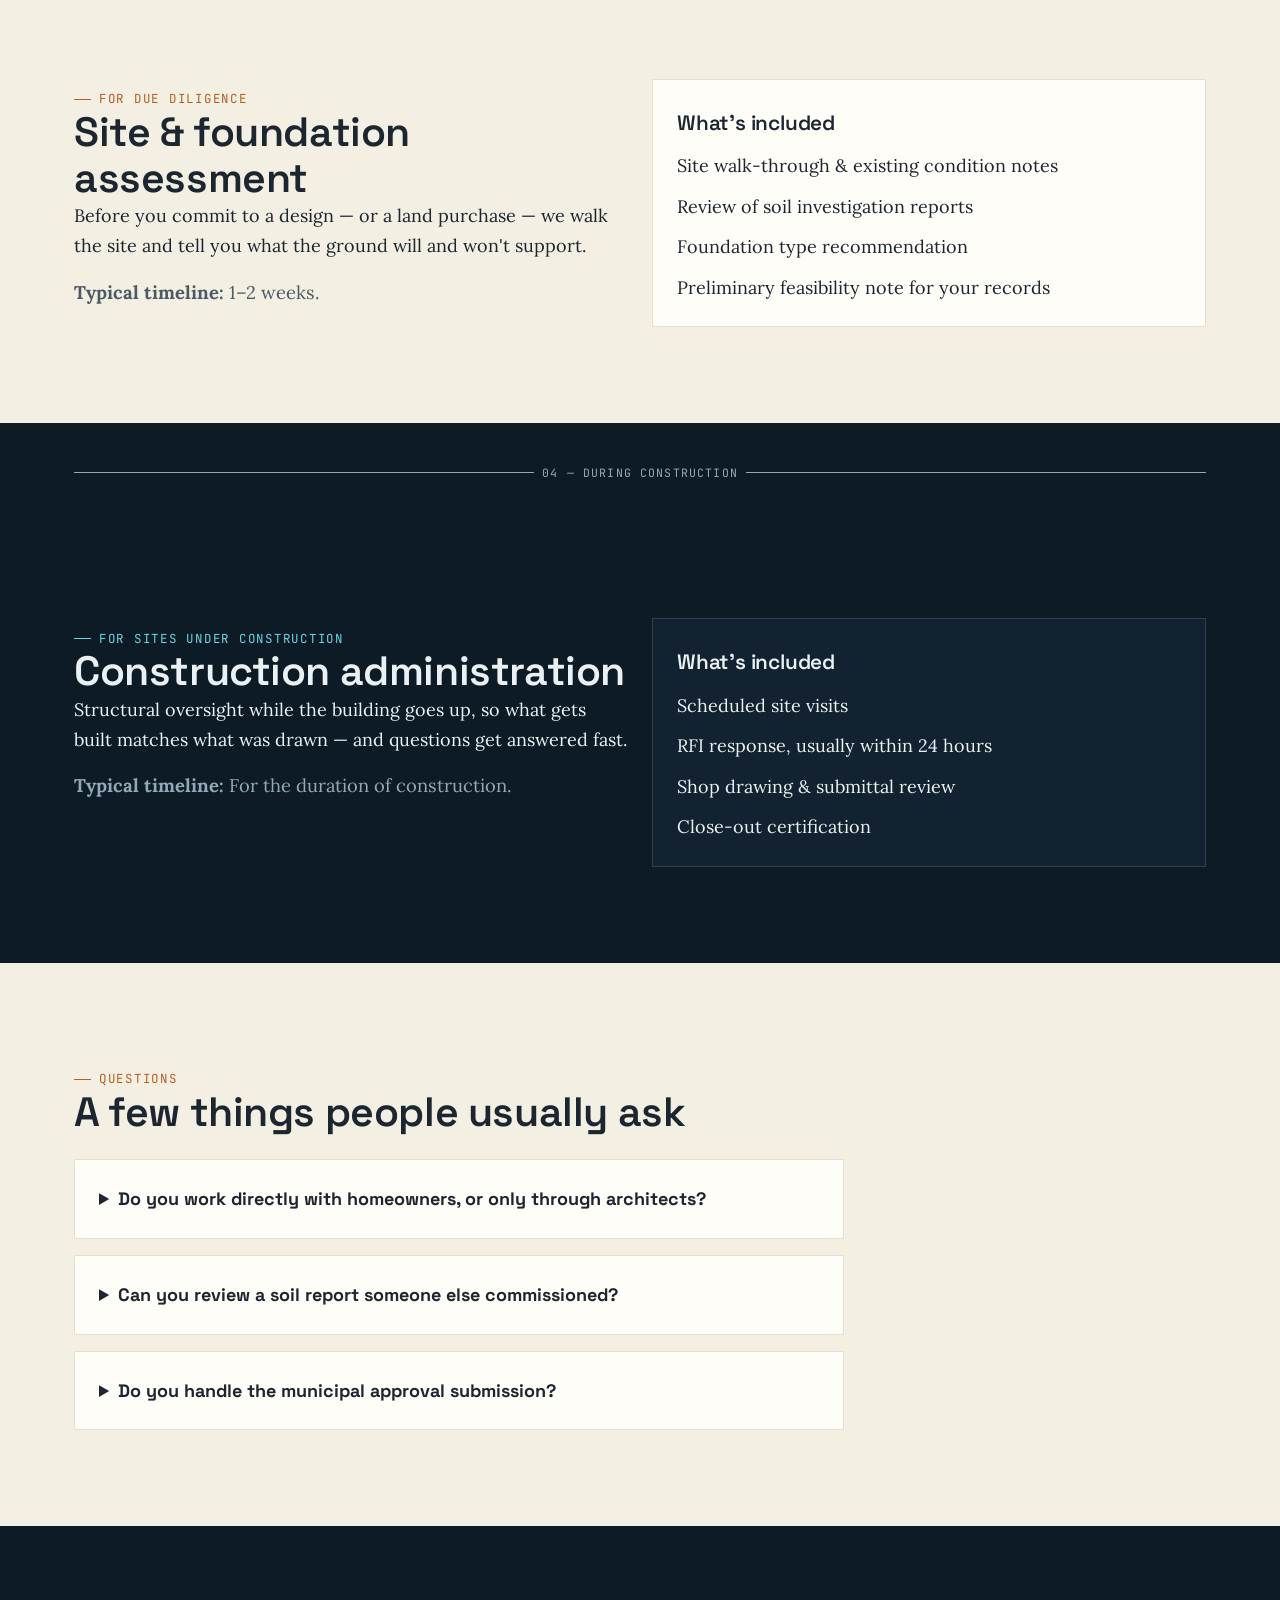
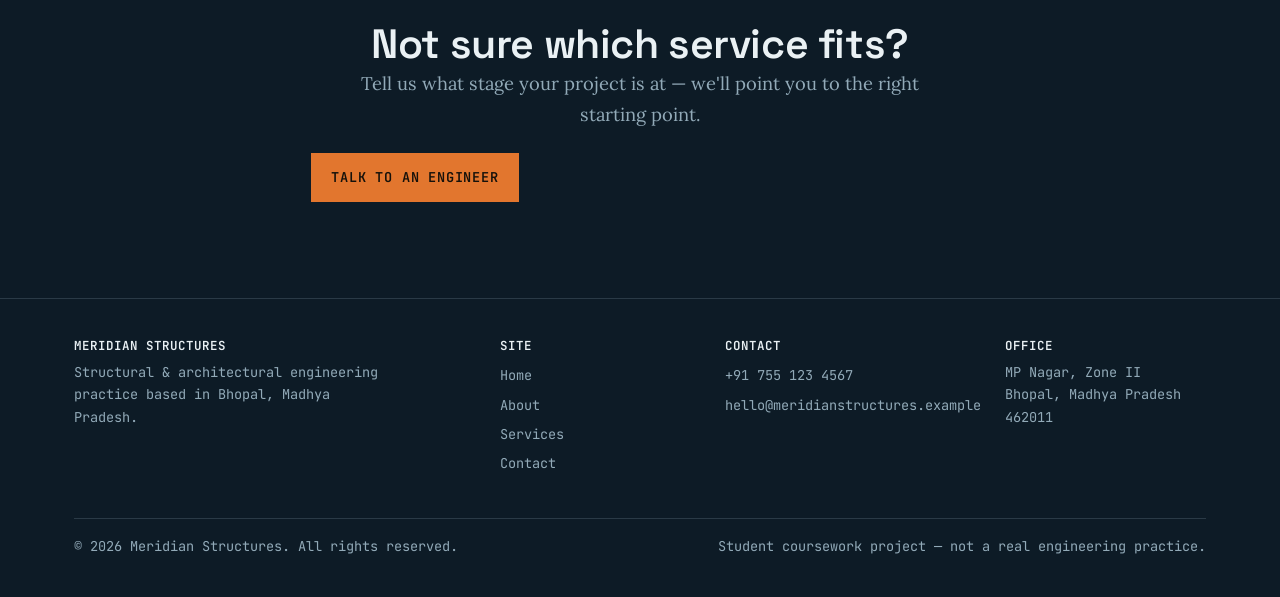
<file: services.html>
<!DOCTYPE html>
<html lang="en">
<head>
  <meta charset="UTF-8">
  <meta name="viewport" content="width=device-width, initial-scale=1.0">
  <title>Services — Meridian Structures</title>
  <meta name="description" content="Structural design, renovation and retrofitting, site assessment, and construction administration services from Meridian Structures, Bhopal.">
  <link rel="icon" type="image/svg+xml" href="images/logo-mark.svg">
  <link rel="preconnect" href="https://fonts.googleapis.com">
  <link rel="preconnect" href="https://fonts.gstatic.com" crossorigin>
  <link href="https://fonts.googleapis.com/css2?family=Space+Grotesk:wght@500;600;700&family=Lora:ital,wght@0,400;0,500;1,400&family=JetBrains+Mono:wght@400;500;700&display=swap" rel="stylesheet">
  <link rel="stylesheet" href="css/style.css">
</head>
<body>
  <a class="skip-link" href="#main">Skip to main content</a>

  <header class="site-header">
    <div class="container nav">
      <a class="brand" href="index.html">
        <img src="images/logo-mark.svg" alt="" width="34" height="34">
        <span>
          Meridian Structures
          <span class="brand-sub">Engineering &amp; Architecture</span>
        </span>
      </a>
      <button class="nav-toggle" aria-expanded="false" aria-controls="primary-nav" aria-label="Toggle menu">
        <span></span><span></span><span></span>
      </button>
      <nav id="primary-nav" class="nav-links" aria-label="Primary">
        <a href="index.html">Home</a>
        <a href="about.html">About</a>
        <a href="services.html" aria-current="page">Services</a>
        <a href="contact.html">Contact</a>
        <a class="btn btn-flag nav-cta" href="contact.html">Start a project</a>
      </nav>
    </div>
  </header>

  <main id="main">

    <section class="page-header blueprint-grid">
      <div class="container">
        <p class="eyebrow">Services</p>
        <h1>Four services, one coordinated practice.</h1>
        <p class="lede">Whichever stage your project is at, the same team carries it through — so the structural model, the drawings, and the site advice always agree with each other.</p>
      </div>
    </section>

    <!-- ===== Service 1 ===== -->
    <section class="section on-paper" id="structural-design" aria-labelledby="s1-heading">
      <div class="container grid grid-2">
        <div>
          <p class="eyebrow">For new construction</p>
          <h2 id="s1-heading">Structural design &amp; analysis</h2>
          <p>A full engineering package for ground-up builds — from the first load calculation through to drawings your contractor can price and build from.</p>
          <p class="lede" style="margin-top:var(--space-2);"><strong>Typical timeline:</strong> 3–6 weeks, depending on scale.</p>
        </div>
        <div class="card">
          <h3>What's included</h3>
          <ul class="stack" style="gap:0.6em; margin-top:var(--space-2);">
            <li>Dead, live, wind &amp; seismic load calculations (IS 875, IS 1893)</li>
            <li>Foundation &amp; framing drawings</li>
            <li>RCC or steel detailing as required</li>
            <li>Material &amp; specification schedules</li>
            <li>Coordination meetings with your architect</li>
          </ul>
        </div>
      </div>
    </section>

    <div class="container"><div class="dim-divider"><span class="dim-tick">02 — Existing buildings</span></div></div>

    <!-- ===== Service 2 ===== -->
    <section class="section" id="renovation" aria-labelledby="s2-heading">
      <div class="container grid grid-2">
        <div>
          <p class="eyebrow">For additions &amp; retrofits</p>
          <h2 id="s2-heading">Renovation &amp; retrofitting</h2>
          <p>Working around a structure that's already standing — additions, adaptive reuse, and seismic strengthening of older buildings.</p>
          <p class="lede" style="margin-top:var(--space-2);"><strong>Typical timeline:</strong> 2–5 weeks.</p>
        </div>
        <div class="card">
          <h3>What's included</h3>
          <ul class="stack" style="gap:0.6em; margin-top:var(--space-2);">
            <li>Existing-structure condition survey</li>
            <li>Retrofit scheme: jacketing, bracing, or base strengthening</li>
            <li>Updated structural drawings reflecting existing conditions</li>
            <li>Contractor coordination during the retrofit</li>
          </ul>
        </div>
      </div>
    </section>

    <div class="container"><div class="dim-divider"><span class="dim-tick">03 — Before you commit</span></div></div>

    <!-- ===== Service 3 ===== -->
    <section class="section on-paper" id="site-assessment" aria-labelledby="s3-heading">
      <div class="container grid grid-2">
        <div>
          <p class="eyebrow">For due diligence</p>
          <h2 id="s3-heading">Site &amp; foundation assessment</h2>
          <p>Before you commit to a design — or a land purchase — we walk the site and tell you what the ground will and won't support.</p>
          <p class="lede" style="margin-top:var(--space-2);"><strong>Typical timeline:</strong> 1–2 weeks.</p>
        </div>
        <div class="card">
          <h3>What's included</h3>
          <ul class="stack" style="gap:0.6em; margin-top:var(--space-2);">
            <li>Site walk-through &amp; existing condition notes</li>
            <li>Review of soil investigation reports</li>
            <li>Foundation type recommendation</li>
            <li>Preliminary feasibility note for your records</li>
          </ul>
        </div>
      </div>
    </section>

    <div class="container"><div class="dim-divider"><span class="dim-tick">04 — During construction</span></div></div>

    <!-- ===== Service 4 ===== -->
    <section class="section" id="construction-admin" aria-labelledby="s4-heading">
      <div class="container grid grid-2">
        <div>
          <p class="eyebrow">For sites under construction</p>
          <h2 id="s4-heading">Construction administration</h2>
          <p>Structural oversight while the building goes up, so what gets built matches what was drawn — and questions get answered fast.</p>
          <p class="lede" style="margin-top:var(--space-2);"><strong>Typical timeline:</strong> For the duration of construction.</p>
        </div>
        <div class="card">
          <h3>What's included</h3>
          <ul class="stack" style="gap:0.6em; margin-top:var(--space-2);">
            <li>Scheduled site visits</li>
            <li>RFI response, usually within 24 hours</li>
            <li>Shop drawing &amp; submittal review</li>
            <li>Close-out certification</li>
          </ul>
        </div>
      </div>
    </section>

    <!-- ===== FAQ ===== -->
    <section class="section on-paper" aria-labelledby="faq-heading">
      <div class="container">
        <p class="eyebrow">Questions</p>
        <h2 id="faq-heading">A few things people usually ask</h2>

        <div class="stack" style="margin-top: var(--space-3); max-width: 70ch; gap: var(--space-2);">
          <details class="card">
            <summary><strong>Do you work directly with homeowners, or only through architects?</strong></summary>
            <p style="margin-top:var(--space-2);">Both. About a third of our work comes directly from homeowners and small developers; the rest is in partnership with an architect who brings us in for the structural side.</p>
          </details>
          <details class="card">
            <summary><strong>Can you review a soil report someone else commissioned?</strong></summary>
            <p style="margin-top:var(--space-2);">Yes — send it over with your site address and we can fold it into a site assessment without re-ordering the investigation.</p>
          </details>
          <details class="card">
            <summary><strong>Do you handle the municipal approval submission?</strong></summary>
            <p style="margin-top:var(--space-2);">We prepare drawings in the format your local authority requires and can attend approval meetings, though the formal submission is typically filed by your architect of record.</p>
          </details>
        </div>
      </div>
    </section>

    <!-- ===== CTA ===== -->
    <section class="section" aria-labelledby="cta-heading">
      <div class="container" style="text-align:center;">
        <h2 id="cta-heading">Not sure which service fits?</h2>
        <p class="lede" style="margin-inline:auto;">Tell us what stage your project is at — we'll point you to the right starting point.</p>
        <p style="margin-top: var(--space-3);">
          <a class="btn btn-flag" href="contact.html">Talk to an engineer</a>
        </p>
      </div>
    </section>

  </main>

  <footer class="site-footer">
    <div class="container">
      <div class="footer-grid">
        <div>
          <h4>Meridian Structures</h4>
          <p style="max-width: 40ch;">Structural &amp; architectural engineering practice based in Bhopal, Madhya Pradesh.</p>
        </div>
        <div>
          <h4>Site</h4>
          <a href="index.html">Home</a>
          <a href="about.html">About</a>
          <a href="services.html">Services</a>
          <a href="contact.html">Contact</a>
        </div>
        <div>
          <h4>Contact</h4>
          <a href="tel:+917551234567">+91 755 123 4567</a>
          <a href="mailto:hello@meridianstructures.example">hello@meridianstructures.example</a>
        </div>
        <div>
          <h4>Office</h4>
          <p>MP Nagar, Zone II<br>Bhopal, Madhya Pradesh 462011</p>
        </div>
      </div>
      <div class="footer-bottom">
        <p>© <span data-current-year>2026</span> Meridian Structures. All rights reserved.</p>
        <p>Student coursework project — not a real engineering practice.</p>
      </div>
    </div>
  </footer>

  <script src="js/script.js"></script>
</body>
</html>
</file>
<file: css/style.css>
/* ============================================================
   MERIDIAN STRUCTURES — Stylesheet
   A blueprint / technical-drawing inspired design system for a
   structural & architectural engineering consultancy.
   ============================================================
   Contents:
   1. Design tokens (custom properties)
   2. Reset & base
   3. Typography
   4. Layout utilities
   5. Accessibility helpers
   6. Header & navigation
   7. Buttons
   8. Dimension divider (signature component)
   9. Hero
   10. Cards (services, process, stats, team, testimonial)
   11. Forms
   12. Footer
   13. Page-specific tweaks
   14. Responsive breakpoints
   15. Reduced motion
   ============================================================ */

/* -------------------- 1. Design tokens -------------------- */
:root {
  /* Color: blueprint palette, named */
  --ink-deep: #0d1b26;        /* deep blueprint navy — primary dark background */
  --ink-panel: #122230;       /* slightly lifted panel on dark */
  --paper: #f3efe2;           /* drafting vellum — light section background */
  --paper-line: #e7e0cc;      /* hairline rule on paper */
  --ink-text: #1c2630;        /* charcoal ink — text on paper */
  --line-cyan: #6bd3e3;       /* cyanotype blueprint line — primary accent */
  --line-cyan-soft: rgba(107, 211, 227, 0.28);
  --flag-orange: #e2762e;     /* site-safety orange — secondary accent / CTA */
  --flag-orange-dim: #b75f23;
  --text-on-dark: #eaf1f4;
  --text-on-dark-muted: #92aab8;
  --border-dark: rgba(146, 170, 184, 0.22);

  /* Type */
  --font-display: 'Space Grotesk', 'Arial Narrow', sans-serif;
  --font-body: 'Lora', Georgia, serif;
  --font-mono: 'JetBrains Mono', 'Courier New', monospace;

  /* Scale */
  --space-1: 0.5rem;
  --space-2: 1rem;
  --space-3: 1.5rem;
  --space-4: 2.5rem;
  --space-5: 4rem;
  --space-6: 6rem;

  --radius: 2px; /* drafting tools don't round corners */
  --container: 1180px;
}

/* -------------------- 2. Reset & base -------------------- */
*, *::before, *::after { box-sizing: border-box; }
html { scroll-behavior: smooth; }
body, h1, h2, h3, h4, p, ul, ol, figure { margin: 0; }
ul, ol { padding: 0; list-style: none; }
img, svg { display: block; max-width: 100%; }
a { color: inherit; text-decoration: none; }
button, input, textarea, select { font: inherit; color: inherit; }
button { cursor: pointer; }

body {
  background: var(--ink-deep);
  color: var(--text-on-dark);
  font-family: var(--font-body);
  font-size: 17px;
  line-height: 1.65;
  -webkit-font-smoothing: antialiased;
}

main { display: block; }

/* -------------------- 3. Typography -------------------- */
h1, h2, h3, h4 {
  font-family: var(--font-display);
  font-weight: 600;
  line-height: 1.12;
  letter-spacing: -0.01em;
}

h1 { font-size: clamp(2.4rem, 5vw, 4rem); font-weight: 700; }
h2 { font-size: clamp(1.8rem, 3.2vw, 2.6rem); }
h3 { font-size: 1.3rem; }

p { max-width: 62ch; }

.eyebrow {
  font-family: var(--font-mono);
  font-size: 0.78rem;
  letter-spacing: 0.14em;
  text-transform: uppercase;
  color: var(--line-cyan);
  display: inline-flex;
  align-items: center;
  gap: 0.6em;
}
.eyebrow::before {
  content: '';
  width: 1.4em;
  height: 1px;
  background: currentColor;
}
.on-paper .eyebrow { color: var(--flag-orange-dim); }

.lede {
  font-size: 1.15rem;
  color: var(--text-on-dark-muted);
  max-width: 56ch;
}
.on-paper .lede { color: #4a5a66; }

/* -------------------- 4. Layout utilities -------------------- */
.container {
  width: 100%;
  max-width: var(--container);
  margin-inline: auto;
  padding-inline: var(--space-3);
}

.section {
  padding-block: var(--space-6);
}
.section--tight { padding-block: var(--space-5); }

.on-paper {
  background: var(--paper);
  color: var(--ink-text);
}

.grid {
  display: grid;
  gap: var(--space-3);
}
.grid-2 { grid-template-columns: repeat(1, 1fr); }
.grid-3 { grid-template-columns: repeat(1, 1fr); }
.grid-4 { grid-template-columns: repeat(1, 1fr); }

.stack { display: flex; flex-direction: column; gap: var(--space-2); }
.cluster { display: flex; flex-wrap: wrap; align-items: center; gap: var(--space-2); }

.blueprint-grid {
  background-image:
    linear-gradient(var(--border-dark) 1px, transparent 1px),
    linear-gradient(90deg, var(--border-dark) 1px, transparent 1px);
  background-size: 36px 36px;
  background-position: center top;
}

/* -------------------- 5. Accessibility helpers -------------------- */
.skip-link {
  position: absolute;
  left: -9999px;
  top: 0;
  background: var(--flag-orange);
  color: #15110b;
  padding: 0.8em 1.2em;
  font-family: var(--font-mono);
  font-size: 0.85rem;
  z-index: 999;
}
.skip-link:focus {
  left: var(--space-2);
  top: var(--space-2);
}

.visually-hidden {
  position: absolute;
  width: 1px; height: 1px;
  overflow: hidden;
  clip: rect(0 0 0 0);
  white-space: nowrap;
}

:focus-visible {
  outline: 2px solid var(--flag-orange);
  outline-offset: 3px;
}

/* -------------------- 6. Header & navigation -------------------- */
.site-header {
  position: sticky;
  top: 0;
  z-index: 100;
  background: rgba(13, 27, 38, 0.92);
  backdrop-filter: blur(8px);
  border-bottom: 1px solid var(--border-dark);
}

.nav {
  display: flex;
  align-items: center;
  justify-content: space-between;
  padding-block: var(--space-2);
}

.brand {
  display: flex;
  align-items: center;
  gap: 0.7em;
  font-family: var(--font-display);
  font-weight: 700;
  font-size: 1.1rem;
  letter-spacing: -0.01em;
}
.brand img { width: 34px; height: 34px; }
.brand .brand-sub {
  display: block;
  font-family: var(--font-mono);
  font-weight: 400;
  font-size: 0.62rem;
  letter-spacing: 0.12em;
  text-transform: uppercase;
  color: var(--text-on-dark-muted);
}

.nav-toggle {
  display: inline-flex;
  flex-direction: column;
  justify-content: center;
  gap: 5px;
  width: 38px; height: 38px;
  background: none;
  border: 1px solid var(--border-dark);
}
.nav-toggle span {
  display: block;
  height: 2px;
  margin-inline: 8px;
  background: var(--text-on-dark);
  transition: transform 0.25s ease, opacity 0.25s ease;
}
.nav-toggle[aria-expanded="true"] span:nth-child(1) { transform: translateY(7px) rotate(45deg); }
.nav-toggle[aria-expanded="true"] span:nth-child(2) { opacity: 0; }
.nav-toggle[aria-expanded="true"] span:nth-child(3) { transform: translateY(-7px) rotate(-45deg); }

.nav-links {
  position: absolute;
  top: 100%;
  left: 0;
  right: 0;
  background: var(--ink-panel);
  border-bottom: 1px solid var(--border-dark);
  display: flex;
  flex-direction: column;
  padding: var(--space-2) var(--space-3);
  gap: var(--space-1);
  transform: translateY(-8px);
  opacity: 0;
  pointer-events: none;
  transition: transform 0.2s ease, opacity 0.2s ease;
}
.nav-links.is-open {
  transform: translateY(0);
  opacity: 1;
  pointer-events: auto;
}
.nav-links a {
  font-family: var(--font-mono);
  font-size: 0.85rem;
  letter-spacing: 0.04em;
  text-transform: uppercase;
  padding: 0.6em 0.2em;
  border-bottom: 1px solid transparent;
}
.nav-links a:hover,
.nav-links a[aria-current="page"] {
  color: var(--line-cyan);
  border-bottom-color: var(--line-cyan);
}
.nav-cta {
  margin-top: var(--space-1);
}

/* -------------------- 7. Buttons -------------------- */
.btn {
  display: inline-flex;
  align-items: center;
  gap: 0.6em;
  font-family: var(--font-mono);
  font-size: 0.85rem;
  letter-spacing: 0.06em;
  text-transform: uppercase;
  padding: 0.9em 1.4em;
  border: 1px solid var(--line-cyan);
  color: var(--line-cyan);
  background: transparent;
  transition: background 0.2s ease, color 0.2s ease;
  white-space: nowrap;
}
.btn:hover { background: var(--line-cyan-soft); }

.btn-flag {
  border-color: var(--flag-orange);
  background: var(--flag-orange);
  color: #15110b;
  font-weight: 600;
}
.btn-flag:hover { background: var(--flag-orange-dim); border-color: var(--flag-orange-dim); }

.btn-block { width: 100%; justify-content: center; }

/* -------------------- 8. Dimension divider (signature) -------------------- */
.dim-divider {
  display: flex;
  align-items: center;
  gap: var(--space-1);
  color: var(--text-on-dark-muted);
  margin-block: var(--space-4);
}
.on-paper .dim-divider { color: #7c8a93; }
.dim-divider::before,
.dim-divider::after {
  content: '';
  flex: 1;
  height: 1px;
  background: currentColor;
  position: relative;
}
.dim-divider::before { background-image: linear-gradient(to right, currentColor 1px, transparent 1px), linear-gradient(currentColor, currentColor); }
.dim-tick {
  font-family: var(--font-mono);
  font-size: 0.72rem;
  letter-spacing: 0.1em;
  text-transform: uppercase;
  white-space: nowrap;
}

/* -------------------- 9. Hero -------------------- */
.hero {
  padding-block: var(--space-6) var(--space-5);
  position: relative;
  overflow: hidden;
}
.hero .container {
  display: grid;
  gap: var(--space-4);
  align-items: center;
}
.hero-copy h1 { margin-block: var(--space-2); }
.hero-actions { display: flex; flex-wrap: wrap; gap: var(--space-2); margin-top: var(--space-3); }
.hero-art { width: 100%; }
.hero-art svg { width: 100%; height: auto; }
.hero-stats {
  display: grid;
  grid-template-columns: repeat(3, 1fr);
  gap: var(--space-2);
  margin-top: var(--space-5);
  border-top: 1px solid var(--border-dark);
  padding-top: var(--space-3);
}
.hero-stat .stat-figure {
  font-family: var(--font-mono);
  font-size: 1.6rem;
  color: var(--line-cyan);
}
.hero-stat .stat-label {
  font-family: var(--font-mono);
  font-size: 0.7rem;
  text-transform: uppercase;
  letter-spacing: 0.08em;
  color: var(--text-on-dark-muted);
}

/* -------------------- 10. Cards -------------------- */
.card {
  border: 1px solid var(--border-dark);
  padding: var(--space-3);
  background: var(--ink-panel);
  height: 100%;
}
.on-paper .card {
  background: #fffdf7;
  border-color: var(--paper-line);
}
.card h3 { margin-block: var(--space-1); }
.card .card-tag {
  font-family: var(--font-mono);
  font-size: 0.72rem;
  color: var(--line-cyan);
  text-transform: uppercase;
  letter-spacing: 0.08em;
}
.on-paper .card .card-tag { color: var(--flag-orange-dim); }

.process-step {
  display: flex;
  gap: var(--space-2);
  align-items: flex-start;
}
.process-num {
  font-family: var(--font-mono);
  font-size: 0.9rem;
  color: var(--ink-deep);
  background: var(--line-cyan);
  width: 2.4em; height: 2.4em;
  display: flex; align-items: center; justify-content: center;
  flex-shrink: 0;
  border-radius: 50%;
}

.testimonial {
  border-left: 3px solid var(--flag-orange);
  padding-left: var(--space-3);
}
.testimonial blockquote {
  font-family: var(--font-body);
  font-style: italic;
  font-size: 1.3rem;
  line-height: 1.5;
}
.testimonial cite {
  display: block;
  font-style: normal;
  font-family: var(--font-mono);
  font-size: 0.8rem;
  margin-top: var(--space-2);
  color: var(--text-on-dark-muted);
}

/* Engineer's-stamp team avatar */
.stamp {
  width: 84px; height: 84px;
  border-radius: 50%;
  border: 2px solid var(--line-cyan);
  display: flex;
  align-items: center;
  justify-content: center;
  position: relative;
  flex-shrink: 0;
}
.stamp::before {
  content: '';
  position: absolute;
  inset: 6px;
  border: 1px dashed var(--line-cyan-soft);
  border-radius: 50%;
}
.stamp span {
  font-family: var(--font-mono);
  font-weight: 700;
  font-size: 1.3rem;
  color: var(--line-cyan);
}
.team-card { display: flex; gap: var(--space-2); align-items: flex-start; }
.team-role {
  font-family: var(--font-mono);
  font-size: 0.75rem;
  text-transform: uppercase;
  letter-spacing: 0.06em;
  color: var(--flag-orange);
}

details.card summary {
  cursor: pointer;
  font-family: var(--font-display);
}
details.card[open] summary { margin-bottom: 0.2em; }

/* -------------------- 11. Forms -------------------- */
.field { display: flex; flex-direction: column; gap: 0.4em; margin-bottom: var(--space-3); }
.field label {
  font-family: var(--font-mono);
  font-size: 0.78rem;
  text-transform: uppercase;
  letter-spacing: 0.06em;
}
.field input,
.field select,
.field textarea {
  background: var(--ink-deep);
  border: 1px solid var(--border-dark);
  color: var(--text-on-dark);
  padding: 0.85em 1em;
  font-family: var(--font-body);
  font-size: 1rem;
}
.on-paper .field input,
.on-paper .field select,
.on-paper .field textarea {
  background: #fffdf7;
  color: var(--ink-text);
  border-color: var(--paper-line);
}
.field input:focus,
.field select:focus,
.field textarea:focus {
  outline: none;
  border-color: var(--line-cyan);
}
.field textarea { resize: vertical; min-height: 120px; }
.field-error {
  font-family: var(--font-mono);
  font-size: 0.78rem;
  color: var(--flag-orange);
  min-height: 1.2em;
}
.field.has-error input,
.field.has-error select,
.field.has-error textarea {
  border-color: var(--flag-orange);
}
.form-status {
  font-family: var(--font-mono);
  font-size: 0.9rem;
  padding: var(--space-2);
  border: 1px solid var(--line-cyan);
  display: none;
}
.form-status.is-visible { display: block; }
.form-status[data-state="success"] { border-color: #6fcf97; color: #6fcf97; }
.form-status[data-state="error"] { border-color: var(--flag-orange); color: var(--flag-orange); }
.required-mark { color: var(--flag-orange); }

/* -------------------- 12. Footer -------------------- */
.site-footer {
  border-top: 1px solid var(--border-dark);
  padding-block: var(--space-4);
  font-family: var(--font-mono);
  font-size: 0.85rem;
  color: var(--text-on-dark-muted);
}
.footer-grid {
  display: grid;
  gap: var(--space-3);
}
.footer-grid h4 {
  font-family: var(--font-mono);
  font-size: 0.78rem;
  text-transform: uppercase;
  letter-spacing: 0.08em;
  color: var(--text-on-dark);
  margin-bottom: var(--space-1);
}
.footer-grid a { display: block; padding-block: 0.25em; }
.footer-grid a:hover { color: var(--line-cyan); }
.footer-bottom {
  margin-top: var(--space-4);
  padding-top: var(--space-2);
  border-top: 1px solid var(--border-dark);
  display: flex;
  flex-wrap: wrap;
  gap: var(--space-2);
  justify-content: space-between;
}

/* -------------------- 13. Page-specific -------------------- */
.page-header {
  padding-block: var(--space-5) var(--space-4);
}
.page-header h1 { margin-top: var(--space-2); }

.value-list li {
  display: flex;
  gap: var(--space-2);
  padding-block: var(--space-2);
  border-bottom: 1px solid var(--paper-line);
}
.value-list li:first-child { border-top: 1px solid var(--paper-line); }
.value-index {
  font-family: var(--font-mono);
  color: var(--flag-orange-dim);
  flex-shrink: 0;
}

.contact-info-list li {
  padding-block: var(--space-1);
  border-bottom: 1px solid var(--border-dark);
}
.contact-info-list .label {
  display: block;
  font-family: var(--font-mono);
  font-size: 0.72rem;
  text-transform: uppercase;
  color: var(--text-on-dark-muted);
}

.scroll-reveal {
  opacity: 0;
  transform: translateY(18px);
  transition: opacity 0.6s ease, transform 0.6s ease;
}
.scroll-reveal.is-visible {
  opacity: 1;
  transform: translateY(0);
}

/* -------------------- 14. Responsive breakpoints -------------------- */
@media (min-width: 640px) {
  .grid-2 { grid-template-columns: repeat(2, 1fr); }
  .grid-3 { grid-template-columns: repeat(2, 1fr); }
  .hero-stats { grid-template-columns: repeat(3, 1fr); }
}

@media (min-width: 880px) {
  .nav-toggle { display: none; }
  .nav-links {
    position: static;
    flex-direction: row;
    align-items: center;
    background: none;
    border: none;
    padding: 0;
    transform: none;
    opacity: 1;
    pointer-events: auto;
    gap: var(--space-4);
  }
  .nav-cta { margin-top: 0; margin-left: var(--space-2); }

  .grid-3 { grid-template-columns: repeat(3, 1fr); }
  .grid-4 { grid-template-columns: repeat(4, 1fr); }

  .hero .container { grid-template-columns: 1.1fr 0.9fr; }
  .footer-grid { grid-template-columns: 2fr 1fr 1fr 1fr; }
}

@media (min-width: 1100px) {
  body { font-size: 18px; }
}

/* -------------------- 15. Reduced motion -------------------- */
@media (prefers-reduced-motion: reduce) {
  html { scroll-behavior: auto; }
  *, *::before, *::after {
    animation-duration: 0.001ms !important;
    animation-iteration-count: 1 !important;
    transition-duration: 0.001ms !important;
  }
  .scroll-reveal { opacity: 1; transform: none; }
}
</file>
